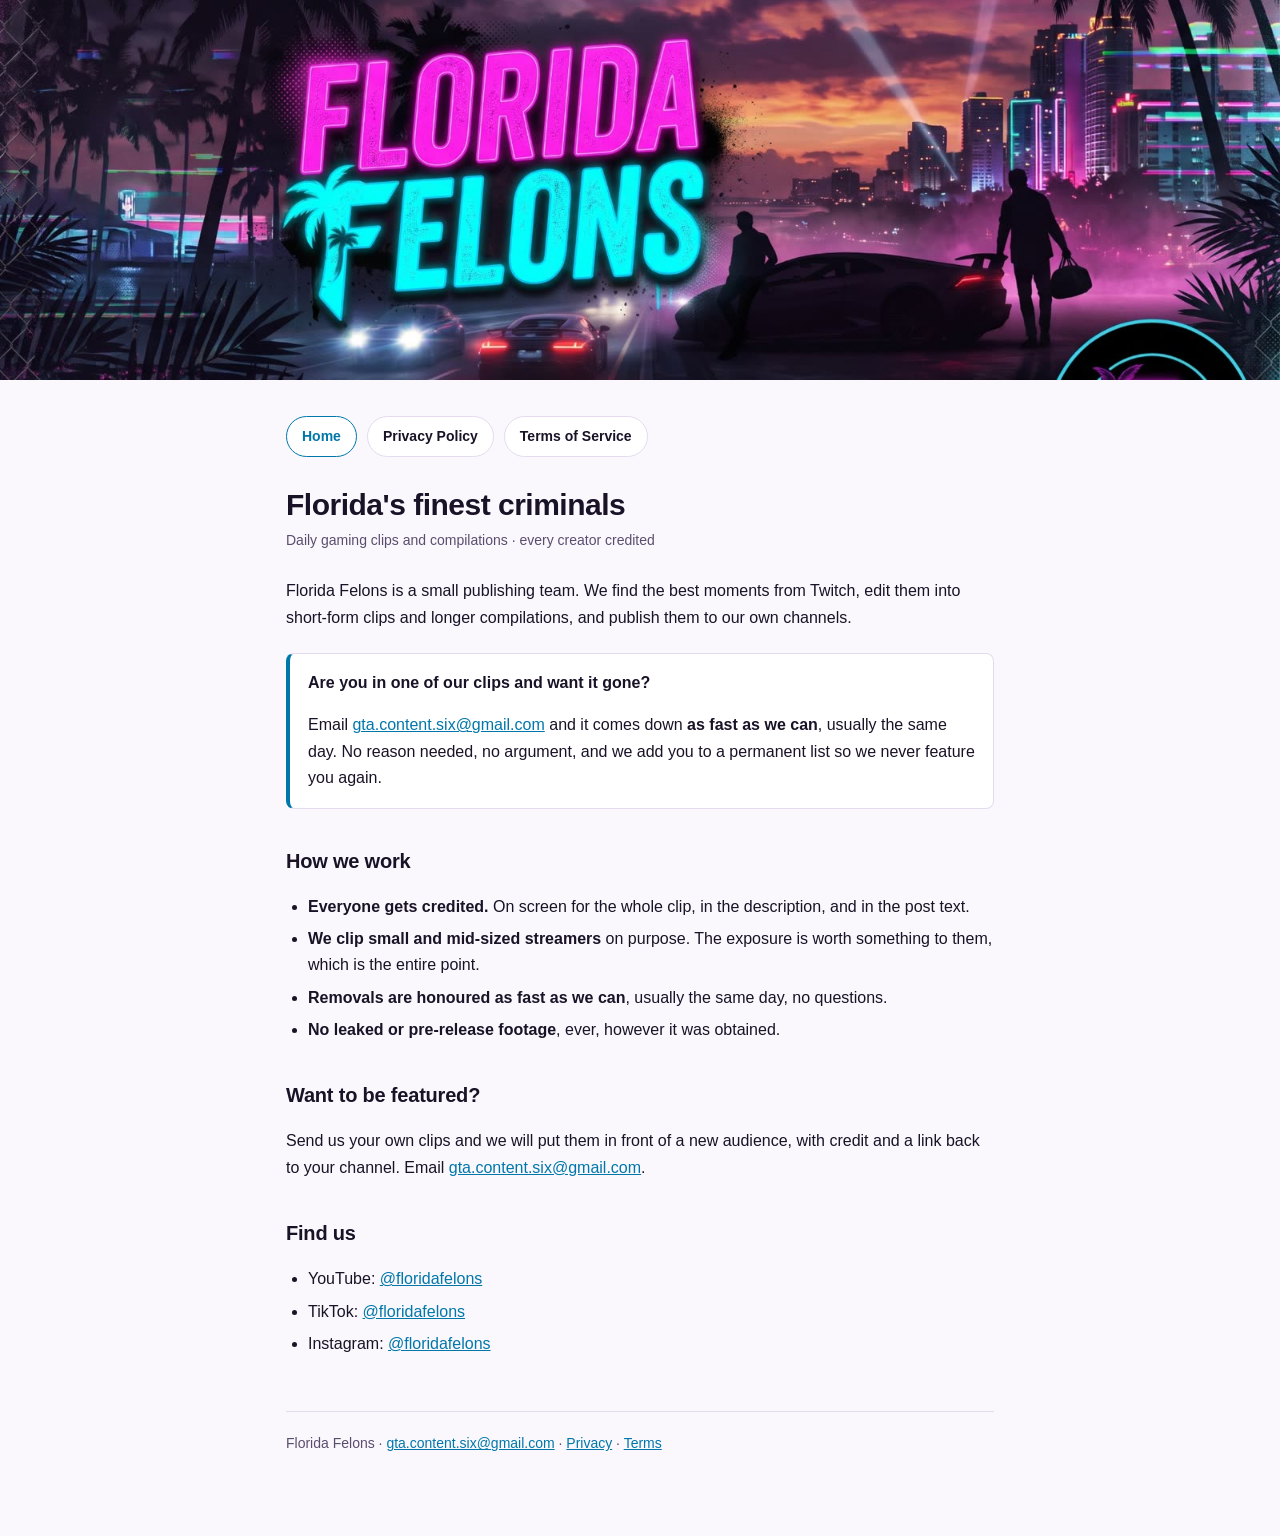
<file: index.html>
<!doctype html>
<html lang="en">
<head>
<meta charset="utf-8">
<meta name="viewport" content="width=device-width, initial-scale=1">
<title>Florida Felons</title>
<meta name="description" content="Florida Felons publishes edited gaming highlight clips, with every creator credited and removal honoured as fast as we can.">
<link rel="icon" href="img/icon-180.png" sizes="180x180">
<link rel="apple-touch-icon" href="img/icon-180.png">
<meta property="og:image" content="https://tompouday.github.io/floridafelons-site/img/banner-web.jpg">
<meta name="twitter:card" content="summary_large_image">
<link rel="stylesheet" href="style.css">
</head>
<body>

<img class="hero" src="img/banner-web.jpg" alt="Florida Felons" width="1600" height="893">

<main>
  <nav>
    <a href="./" aria-current="page">Home</a>
    <a href="privacy.html">Privacy Policy</a>
    <a href="terms.html">Terms of Service</a>
  </nav>

  <h1>Florida's finest criminals</h1>
  <p class="updated">Daily gaming clips and compilations · every creator credited</p>

  <p>Florida Felons is a small publishing team. We find the best moments from Twitch, edit them into
  short-form clips and longer compilations, and publish them to our own channels.</p>

  <div class="callout">
    <p><strong>Are you in one of our clips and want it gone?</strong></p>
    <p>Email <a href="mailto:gta.content.six@gmail.com">gta.content.six@gmail.com</a> and it comes
    down <strong>as fast as we can</strong>, usually the same day. No reason needed, no argument, and we add you to a
    permanent list so we never feature you again.</p>
  </div>

  <h2>How we work</h2>
  <ul>
    <li><strong>Everyone gets credited.</strong> On screen for the whole clip, in the description,
        and in the post text.</li>
    <li><strong>We clip small and mid-sized streamers</strong> on purpose. The exposure is worth
        something to them, which is the entire point.</li>
    <li><strong>Removals are honoured as fast as we can</strong>, usually the same day, no questions.</li>
    <li><strong>No leaked or pre-release footage</strong>, ever, however it was obtained.</li>
  </ul>

  <h2>Want to be featured?</h2>
  <p>Send us your own clips and we will put them in front of a new audience, with credit and a link
  back to your channel. Email
  <a href="mailto:gta.content.six@gmail.com">gta.content.six@gmail.com</a>.</p>

  <h2>Find us</h2>
  <ul>
    <li>YouTube: <a href="https://www.youtube.com/@floridafelons" rel="noopener">@floridafelons</a></li>
    <li>TikTok: <a href="https://www.tiktok.com/@floridafelons" rel="noopener">@floridafelons</a></li>
    <li>Instagram: <a href="https://www.instagram.com/floridafelons" rel="noopener">@floridafelons</a></li>
  </ul>

  <footer>
    Florida Felons · <a href="mailto:gta.content.six@gmail.com">gta.content.six@gmail.com</a> ·
    <a href="privacy.html">Privacy</a> · <a href="terms.html">Terms</a>
  </footer>
</main>

</body>
</html>
</file>
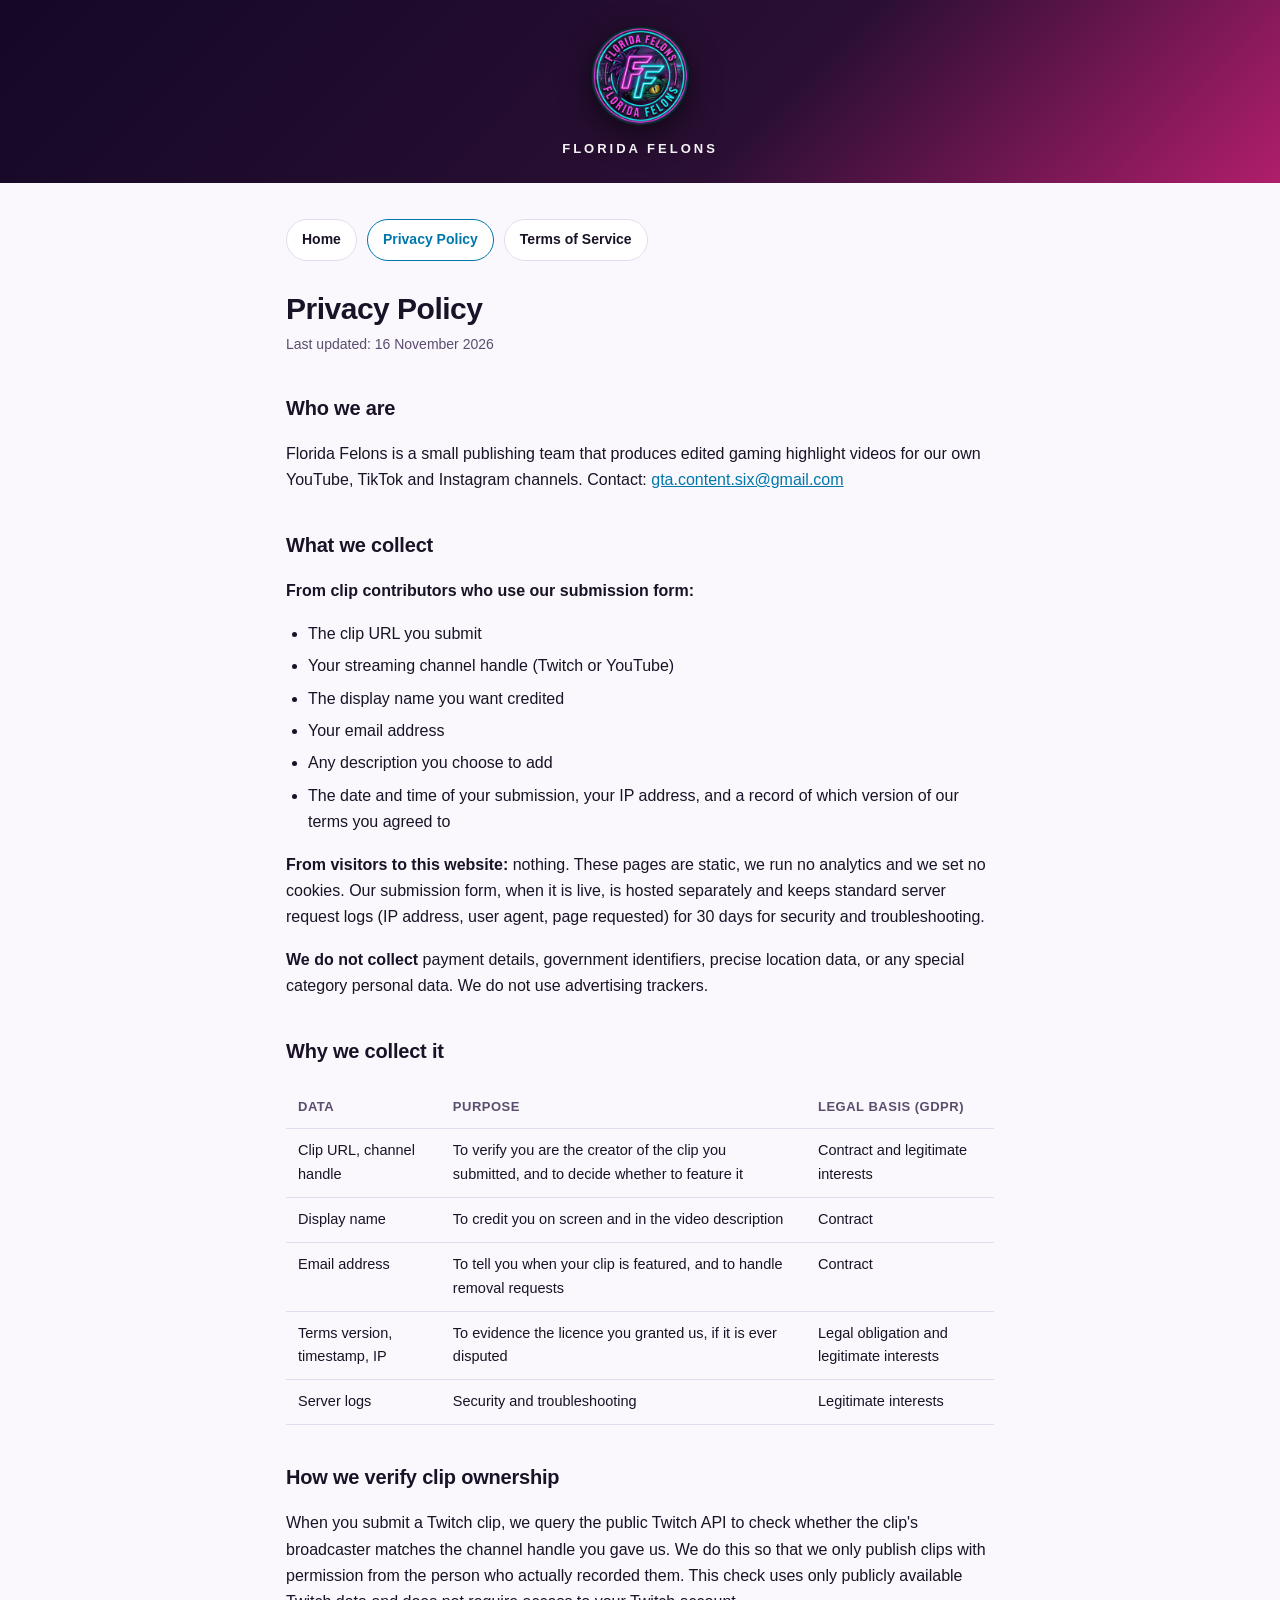
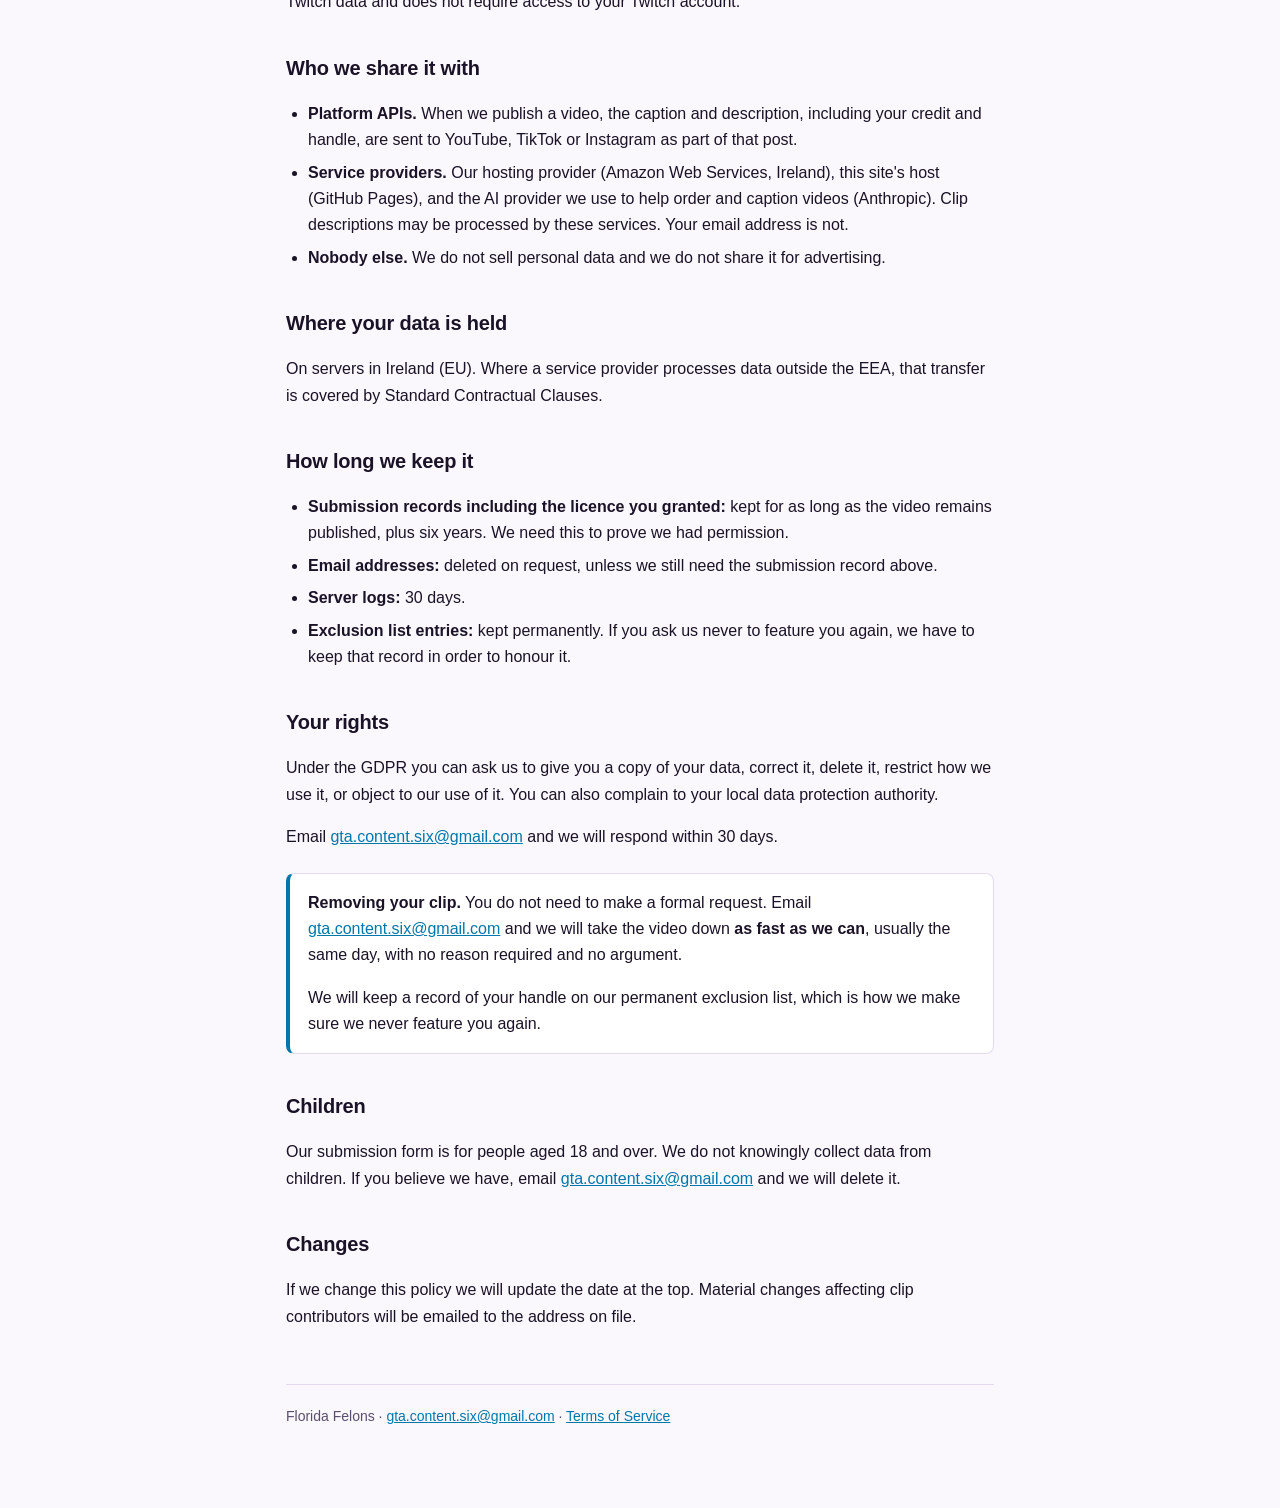
<file: privacy.html>
<!doctype html>
<html lang="en">
<head>
<meta charset="utf-8">
<meta name="viewport" content="width=device-width, initial-scale=1">
<title>Privacy Policy — Florida Felons</title>
<meta name="description" content="How Florida Felons handles personal data from clip contributors and site visitors.">
<link rel="icon" href="img/icon-180.png" sizes="180x180">
<link rel="apple-touch-icon" href="img/icon-180.png">
<meta property="og:image" content="https://tompouday.github.io/floridafelons-site/img/banner-web.jpg">
<meta name="twitter:card" content="summary_large_image">
<link rel="stylesheet" href="style.css">
</head>
<body>

<header>
  <a href="./"><img class="logo" src="img/logo-512.jpg" alt="Florida Felons logo" width="100" height="100"></a>
  <div class="name">Florida Felons</div>
</header>

<main>
  <nav>
    <a href="./">Home</a>
    <a href="privacy.html" aria-current="page">Privacy Policy</a>
    <a href="terms.html">Terms of Service</a>
  </nav>

  <h1>Privacy Policy</h1>
  <p class="updated">Last updated: 16 November 2026</p>

  <h2>Who we are</h2>
  <p>Florida Felons is a small publishing team that produces edited gaming highlight videos for our
  own YouTube, TikTok and Instagram channels. Contact:
  <a href="mailto:gta.content.six@gmail.com">gta.content.six@gmail.com</a></p>

  <h2>What we collect</h2>
  <p><strong>From clip contributors who use our submission form:</strong></p>
  <ul>
    <li>The clip URL you submit</li>
    <li>Your streaming channel handle (Twitch or YouTube)</li>
    <li>The display name you want credited</li>
    <li>Your email address</li>
    <li>Any description you choose to add</li>
    <li>The date and time of your submission, your IP address, and a record of which version of our
        terms you agreed to</li>
  </ul>

  <p><strong>From visitors to this website:</strong> nothing. These pages are static, we run no
  analytics and we set no cookies. Our submission form, when it is live, is hosted separately and
  keeps standard server request logs (IP address, user agent, page requested) for 30 days for
  security and troubleshooting.</p>

  <p><strong>We do not collect</strong> payment details, government identifiers, precise location
  data, or any special category personal data. We do not use advertising trackers.</p>

  <h2>Why we collect it</h2>
  <table>
    <thead><tr><th>Data</th><th>Purpose</th><th>Legal basis (GDPR)</th></tr></thead>
    <tbody>
      <tr><td>Clip URL, channel handle</td><td>To verify you are the creator of the clip you submitted, and to decide whether to feature it</td><td>Contract and legitimate interests</td></tr>
      <tr><td>Display name</td><td>To credit you on screen and in the video description</td><td>Contract</td></tr>
      <tr><td>Email address</td><td>To tell you when your clip is featured, and to handle removal requests</td><td>Contract</td></tr>
      <tr><td>Terms version, timestamp, IP</td><td>To evidence the licence you granted us, if it is ever disputed</td><td>Legal obligation and legitimate interests</td></tr>
      <tr><td>Server logs</td><td>Security and troubleshooting</td><td>Legitimate interests</td></tr>
    </tbody>
  </table>

  <h2>How we verify clip ownership</h2>
  <p>When you submit a Twitch clip, we query the public Twitch API to check whether the clip's
  broadcaster matches the channel handle you gave us. We do this so that we only publish clips with
  permission from the person who actually recorded them. This check uses only publicly available
  Twitch data and does not require access to your Twitch account.</p>

  <h2>Who we share it with</h2>
  <ul>
    <li><strong>Platform APIs.</strong> When we publish a video, the caption and description,
        including your credit and handle, are sent to YouTube, TikTok or Instagram as part of that post.</li>
    <li><strong>Service providers.</strong> Our hosting provider (Amazon Web Services, Ireland), this
        site's host (GitHub Pages), and the AI provider we use to help order and caption videos
        (Anthropic). Clip descriptions may be processed by these services. Your email address is not.</li>
    <li><strong>Nobody else.</strong> We do not sell personal data and we do not share it for advertising.</li>
  </ul>

  <h2>Where your data is held</h2>
  <p>On servers in Ireland (EU). Where a service provider processes data outside the EEA, that
  transfer is covered by Standard Contractual Clauses.</p>

  <h2>How long we keep it</h2>
  <ul>
    <li><strong>Submission records including the licence you granted:</strong> kept for as long as the
        video remains published, plus six years. We need this to prove we had permission.</li>
    <li><strong>Email addresses:</strong> deleted on request, unless we still need the submission record above.</li>
    <li><strong>Server logs:</strong> 30 days.</li>
    <li><strong>Exclusion list entries:</strong> kept permanently. If you ask us never to feature you
        again, we have to keep that record in order to honour it.</li>
  </ul>

  <h2>Your rights</h2>
  <p>Under the GDPR you can ask us to give you a copy of your data, correct it, delete it, restrict
  how we use it, or object to our use of it. You can also complain to your local data protection
  authority.</p>
  <p>Email <a href="mailto:gta.content.six@gmail.com">gta.content.six@gmail.com</a> and we will
  respond within 30 days.</p>

  <div class="callout">
    <p><strong>Removing your clip.</strong> You do not need to make a formal request. Email
    <a href="mailto:gta.content.six@gmail.com">gta.content.six@gmail.com</a> and we will take the
    video down <strong>as fast as we can</strong>, usually the same day, with no reason required and no argument.</p>
    <p>We will keep a record of your handle on our permanent exclusion list, which is how we make
    sure we never feature you again.</p>
  </div>

  <h2>Children</h2>
  <p>Our submission form is for people aged 18 and over. We do not knowingly collect data from
  children. If you believe we have, email
  <a href="mailto:gta.content.six@gmail.com">gta.content.six@gmail.com</a> and we will delete it.</p>

  <h2>Changes</h2>
  <p>If we change this policy we will update the date at the top. Material changes affecting clip
  contributors will be emailed to the address on file.</p>

  <footer>
    Florida Felons · <a href="mailto:gta.content.six@gmail.com">gta.content.six@gmail.com</a> ·
    <a href="terms.html">Terms of Service</a>
  </footer>
</main>

</body>
</html>
</file>
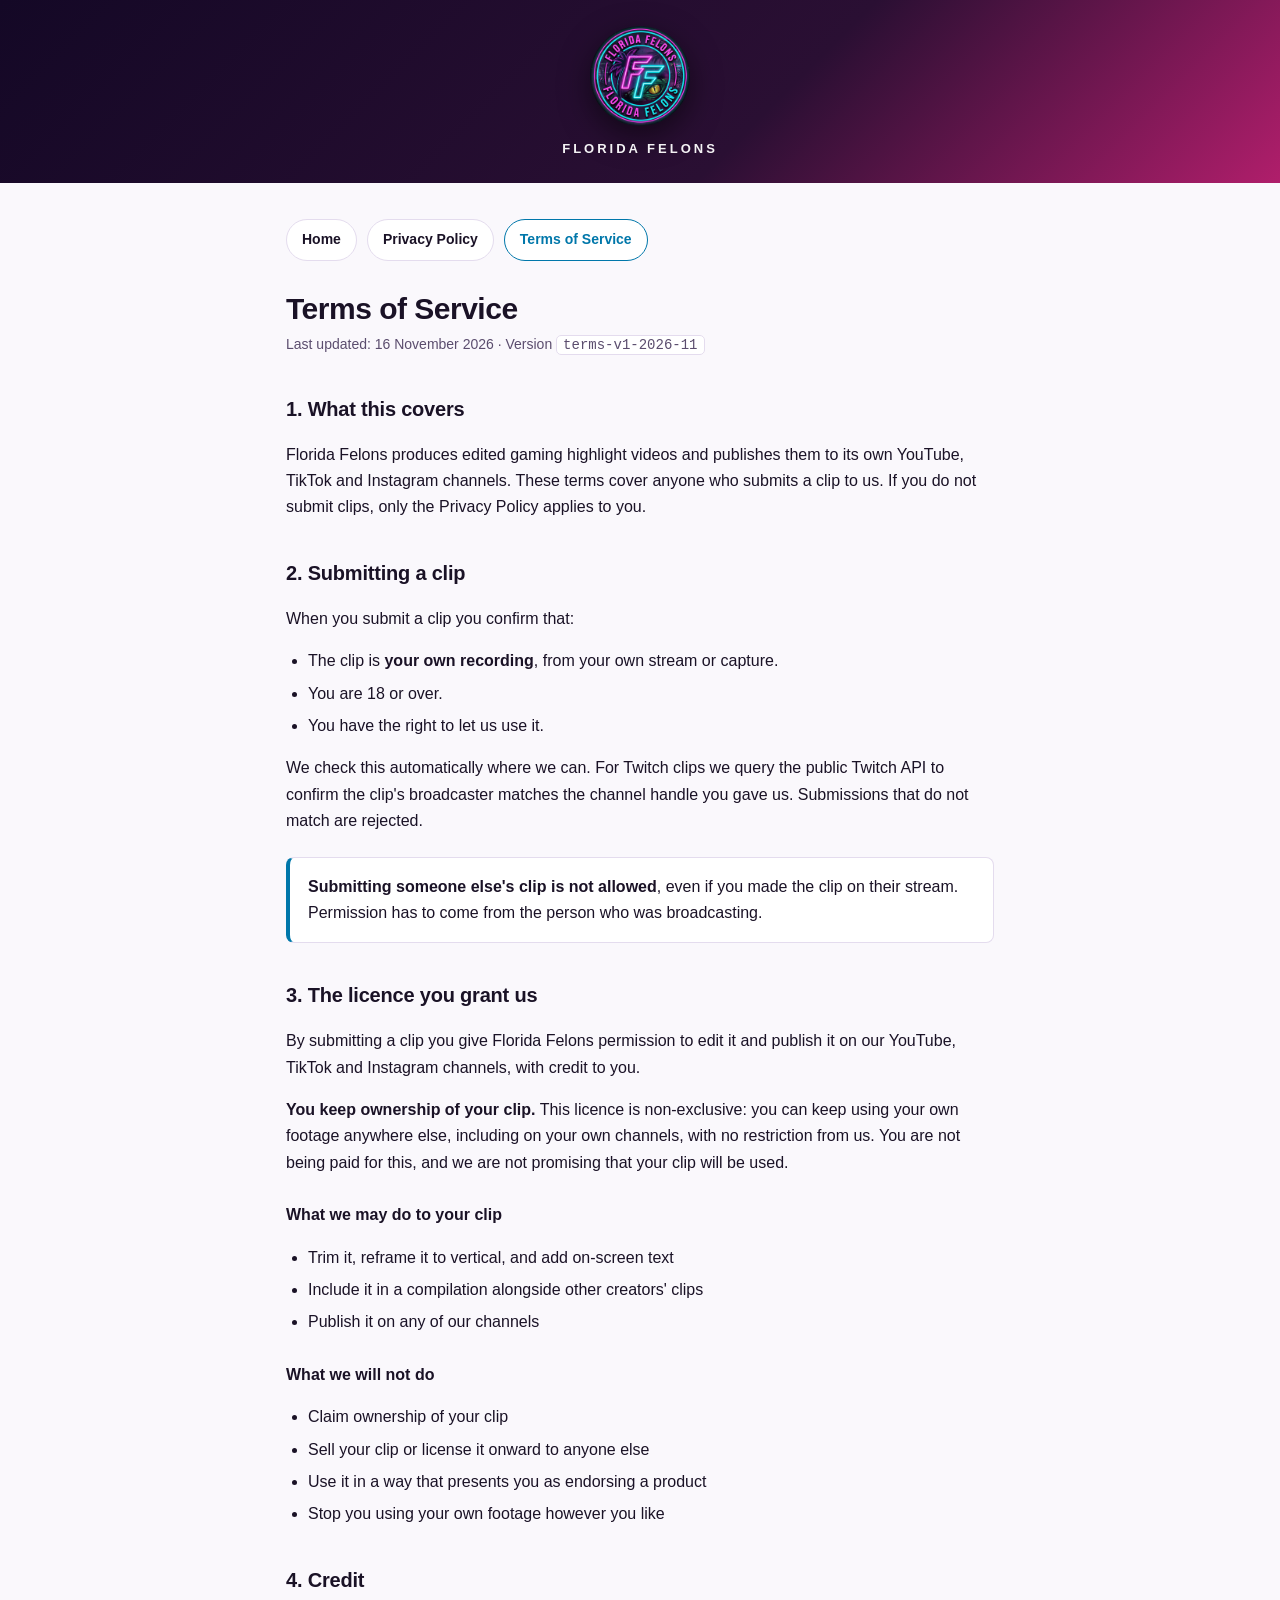
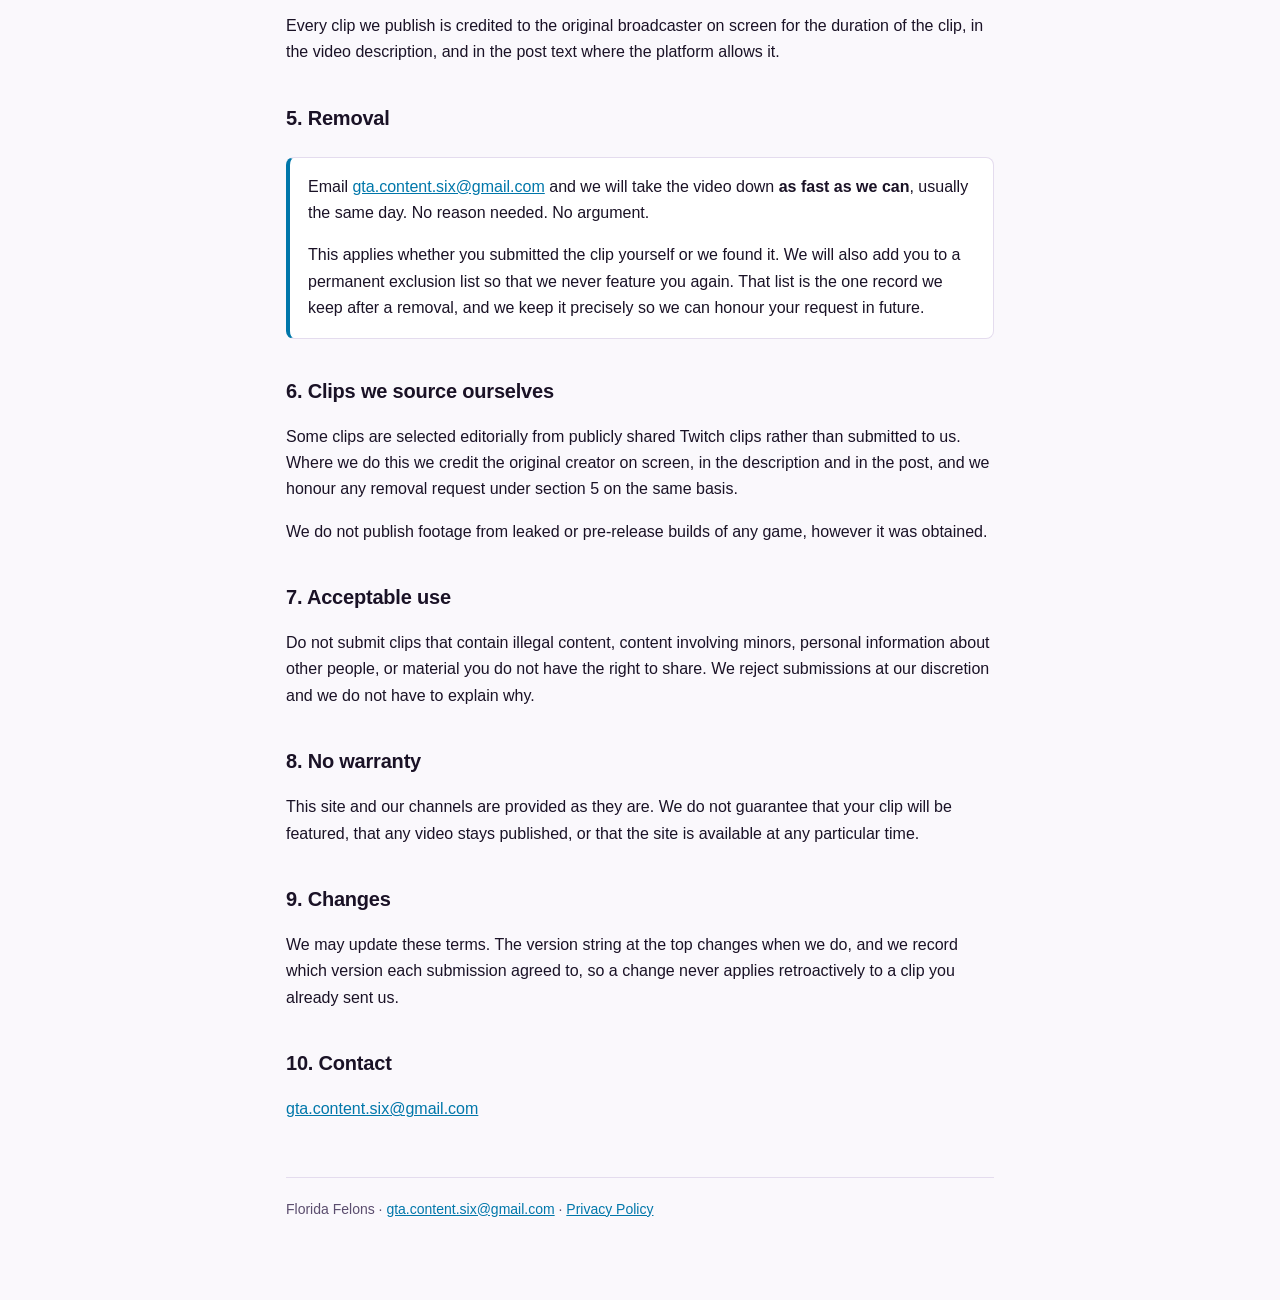
<file: terms.html>
<!doctype html>
<html lang="en">
<head>
<meta charset="utf-8">
<meta name="viewport" content="width=device-width, initial-scale=1">
<title>Terms of Service — Florida Felons</title>
<meta name="description" content="Terms covering clip submissions to Florida Felons, the licence you grant, and how removals work.">
<link rel="icon" href="img/icon-180.png" sizes="180x180">
<link rel="apple-touch-icon" href="img/icon-180.png">
<meta property="og:image" content="https://tompouday.github.io/floridafelons-site/img/banner-web.jpg">
<meta name="twitter:card" content="summary_large_image">
<link rel="stylesheet" href="style.css">
</head>
<body>

<header>
  <a href="./"><img class="logo" src="img/logo-512.jpg" alt="Florida Felons logo" width="100" height="100"></a>
  <div class="name">Florida Felons</div>
</header>

<main>
  <nav>
    <a href="./">Home</a>
    <a href="privacy.html">Privacy Policy</a>
    <a href="terms.html" aria-current="page">Terms of Service</a>
  </nav>

  <h1>Terms of Service</h1>
  <p class="updated">Last updated: 16 November 2026 · Version <code>terms-v1-2026-11</code></p>

  <h2>1. What this covers</h2>
  <p>Florida Felons produces edited gaming highlight videos and publishes them to its own YouTube,
  TikTok and Instagram channels. These terms cover anyone who submits a clip to us. If you do not
  submit clips, only the Privacy Policy applies to you.</p>

  <h2>2. Submitting a clip</h2>
  <p>When you submit a clip you confirm that:</p>
  <ul>
    <li>The clip is <strong>your own recording</strong>, from your own stream or capture.</li>
    <li>You are 18 or over.</li>
    <li>You have the right to let us use it.</li>
  </ul>
  <p>We check this automatically where we can. For Twitch clips we query the public Twitch API to
  confirm the clip's broadcaster matches the channel handle you gave us. Submissions that do not
  match are rejected.</p>

  <div class="callout">
    <p><strong>Submitting someone else's clip is not allowed</strong>, even if you made the clip on
    their stream. Permission has to come from the person who was broadcasting.</p>
  </div>

  <h2>3. The licence you grant us</h2>
  <p>By submitting a clip you give Florida Felons permission to edit it and publish it on our
  YouTube, TikTok and Instagram channels, with credit to you.</p>
  <p><strong>You keep ownership of your clip.</strong> This licence is non-exclusive: you can keep
  using your own footage anywhere else, including on your own channels, with no restriction from us.
  You are not being paid for this, and we are not promising that your clip will be used.</p>

  <h3>What we may do to your clip</h3>
  <ul>
    <li>Trim it, reframe it to vertical, and add on-screen text</li>
    <li>Include it in a compilation alongside other creators' clips</li>
    <li>Publish it on any of our channels</li>
  </ul>

  <h3>What we will not do</h3>
  <ul>
    <li>Claim ownership of your clip</li>
    <li>Sell your clip or license it onward to anyone else</li>
    <li>Use it in a way that presents you as endorsing a product</li>
    <li>Stop you using your own footage however you like</li>
  </ul>

  <h2>4. Credit</h2>
  <p>Every clip we publish is credited to the original broadcaster on screen for the duration of the
  clip, in the video description, and in the post text where the platform allows it.</p>

  <h2>5. Removal</h2>
  <div class="callout">
    <p>Email <a href="mailto:gta.content.six@gmail.com">gta.content.six@gmail.com</a> and we will
    take the video down <strong>as fast as we can</strong>, usually the same day. No reason needed. No argument.</p>
    <p>This applies whether you submitted the clip yourself or we found it. We will also add you to
    a permanent exclusion list so that we never feature you again. That list is the one record we
    keep after a removal, and we keep it precisely so we can honour your request in future.</p>
  </div>

  <h2>6. Clips we source ourselves</h2>
  <p>Some clips are selected editorially from publicly shared Twitch clips rather than submitted to
  us. Where we do this we credit the original creator on screen, in the description and in the post,
  and we honour any removal request under section 5 on the same basis.</p>
  <p>We do not publish footage from leaked or pre-release builds of any game, however it was
  obtained.</p>

  <h2>7. Acceptable use</h2>
  <p>Do not submit clips that contain illegal content, content involving minors, personal
  information about other people, or material you do not have the right to share. We reject
  submissions at our discretion and we do not have to explain why.</p>

  <h2>8. No warranty</h2>
  <p>This site and our channels are provided as they are. We do not guarantee that your clip will be
  featured, that any video stays published, or that the site is available at any particular time.</p>

  <h2>9. Changes</h2>
  <p>We may update these terms. The version string at the top changes when we do, and we record
  which version each submission agreed to, so a change never applies retroactively to a clip you
  already sent us.</p>

  <h2>10. Contact</h2>
  <p><a href="mailto:gta.content.six@gmail.com">gta.content.six@gmail.com</a></p>

  <footer>
    Florida Felons · <a href="mailto:gta.content.six@gmail.com">gta.content.six@gmail.com</a> ·
    <a href="privacy.html">Privacy Policy</a>
  </footer>
</main>

</body>
</html>
</file>
<file: style.css>
:root {
  --bg: #120a1e;
  --panel: #1b1029;
  --ink: #f2eef7;
  --muted: #b7a9c9;
  --accent: #00e5ff;
  --magenta: #b01e6b;
  --line: #2f2142;
}

@media (prefers-color-scheme: light) {
  :root:not([data-theme="dark"]) {
    --bg: #faf8fc;
    --panel: #ffffff;
    --ink: #1a1226;
    --muted: #5b4d6e;
    --accent: #0077aa;
    --magenta: #b01e6b;
    --line: #e4dcee;
  }
}

* { box-sizing: border-box; }

body {
  margin: 0;
  background: var(--bg);
  color: var(--ink);
  font: 16px/1.65 -apple-system, BlinkMacSystemFont, "Segoe UI", Roboto, Helvetica, Arial, sans-serif;
  -webkit-text-size-adjust: 100%;
}

/* Full-bleed banner, used on the landing page only. The artwork already
   carries the wordmark, so nothing is drawn over it. */
.hero {
  display: block;
  width: 100%;
  max-width: 1600px;
  margin: 0 auto;
  /* A band, not a splash screen. At full width the 16:9 artwork filled the
     whole viewport and pushed every word below the fold, so the height is
     capped and the image crops instead of scaling. */
  height: clamp(170px, 32vw, 380px);
  object-fit: cover;
  object-position: center 46%;
  background: #0a0512;
}

/* Compact header for the policy pages: real logo, no CSS lettering. */
header {
  background: linear-gradient(135deg, #140826 0%, #2a0f33 60%, var(--magenta) 100%);
  padding: 26px 16px 24px;
  text-align: center;
}

header .logo {
  width: 100px;
  height: 100px;
  /* Crops the artwork's black square corners so its own pink ring becomes the
     edge. No added ring here: the logo already has two neon rings of its own,
     and a third sitting against them just reads as noise. */
  border-radius: 50%;
  display: block;
  margin: 0 auto 12px;
  box-shadow: 0 10px 30px rgba(0,0,0,.5);
}

header .name {
  color: rgba(255,255,255,.95);
  font-weight: 800;
  letter-spacing: 3px;
  font-size: 13px;
  text-transform: uppercase;
}

header a { text-decoration: none; }

@media (max-width: 520px) {
  header .logo { width: 80px; height: 80px; }
}

main {
  max-width: 740px;
  margin: 0 auto;
  padding: 36px 16px 80px;
}

nav {
  display: flex; gap: 10px; flex-wrap: wrap;
  margin-bottom: 30px;
}

nav a {
  color: var(--ink);
  background: var(--panel);
  border: 1px solid var(--line);
  padding: 8px 15px;
  border-radius: 999px;
  text-decoration: none;
  font-size: 14px;
  font-weight: 600;
}

nav a:hover { border-color: var(--accent); }
nav a[aria-current="page"] { border-color: var(--accent); color: var(--accent); }

h1 { font-size: 30px; line-height: 1.2; margin: 0 0 6px; letter-spacing: -0.5px; }
h2 { font-size: 20px; margin: 36px 0 10px; letter-spacing: -0.2px; }
h3 { font-size: 16px; margin: 26px 0 8px; }

.updated { color: var(--muted); font-size: 14px; margin: 0 0 26px; }

p, li { color: var(--ink); }
ul { padding-left: 22px; }
li { margin: 6px 0; }

a { color: var(--accent); }

.callout {
  background: var(--panel);
  border: 1px solid var(--line);
  border-left: 4px solid var(--accent);
  padding: 16px 18px;
  border-radius: 8px;
  margin: 22px 0;
}

.callout p:first-child { margin-top: 0; }
.callout p:last-child { margin-bottom: 0; }

table {
  width: 100%;
  border-collapse: collapse;
  margin: 18px 0;
  font-size: 14.5px;
  display: block;
  overflow-x: auto;
}

th, td {
  text-align: left;
  padding: 10px 12px;
  border-bottom: 1px solid var(--line);
  vertical-align: top;
}

th { color: var(--muted); font-size: 13px; text-transform: uppercase; letter-spacing: .5px; }

footer {
  border-top: 1px solid var(--line);
  margin-top: 54px;
  padding-top: 20px;
  color: var(--muted);
  font-size: 14px;
}

code {
  background: var(--panel);
  border: 1px solid var(--line);
  padding: 1px 6px;
  border-radius: 5px;
  font-size: 14px;
}
</file>
